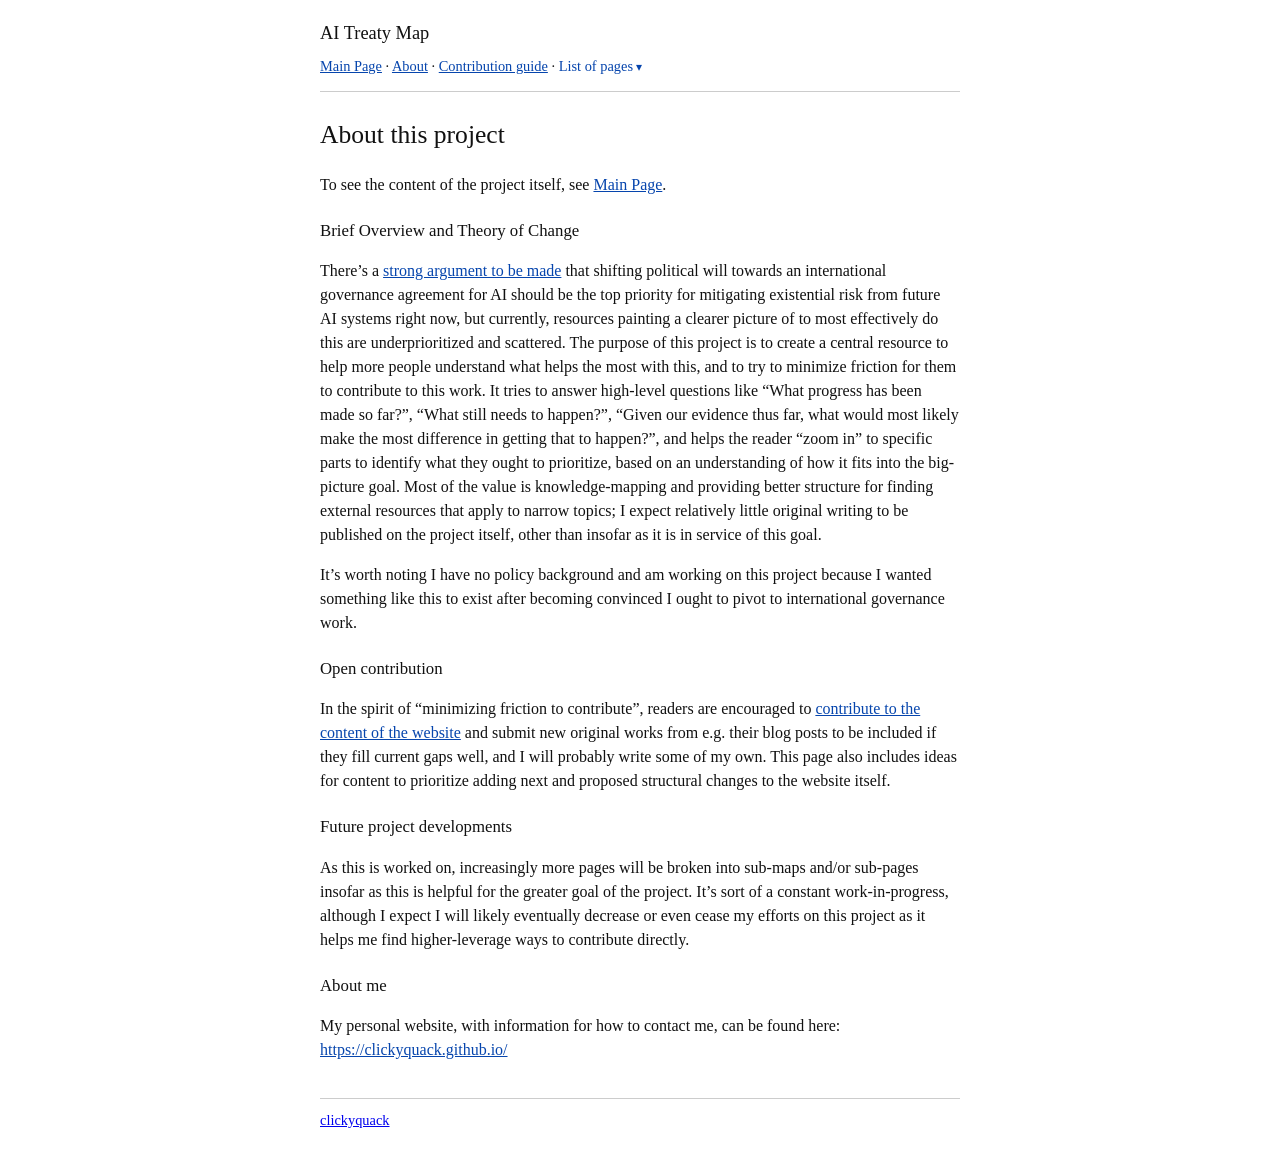
<file: about.html>
<!DOCTYPE html>
<html lang="en">
<head>
  <meta charset="utf-8">
  <meta name="viewport" content="width=device-width, initial-scale=1">
  <title>About this project — AI Treaty Map</title>
  <link rel="stylesheet" href="styles.css">
</head>
<body>
  <header>
    <p class="site-title"><a href="index.html">AI Treaty Map</a></p>
    <nav>
      <a href="index.html">Main Page</a> ·
      <a href="about.html">About</a> ·
      <a href="contribution-guide.html">Contribution guide</a> ·
      <details class="nav-dropdown">
        <summary>List of pages</summary>
        <ul>
          <li><a href="negotiations.html">International AI negotiations</a></li>
          <li><a href="treaty-proposals.html">Treaty/policy proposals</a></li>
          <li><a href="starting-negotiations.html">Starting negotiations</a></li>
          <li><a href="policy-work.html">Policy work</a></li>
          <li><a href="advocacy.html">Advocacy</a></li>
          <li><a href="warning-shots.html">Warning shots</a></li>
        </ul>
      </details>
    </nav>
  </header>

  <main>
<h1>About this project</h1>
<p>To see the content of the project itself, see <a href="index.html">Main Page</a>.</p>
<h3>Brief Overview and Theory of Change</h3>
<p>There&rsquo;s a <a href="https://www.lesswrong.com/posts/EexsebbYhbe2gXkPP/the-current-bottleneck-is-political-will-not-research">strong argument to be made</a> that shifting political will towards an international governance agreement for AI should be the top priority for mitigating existential risk from future AI systems right now, but currently, resources painting a clearer picture of to most effectively do this are underprioritized and scattered. The purpose of this project is to create a central resource to help more people understand what helps the most with this, and to try to minimize friction for them to contribute to this work. It tries to answer high-level questions like “What progress has been made so far?”, “What still needs to happen?”, “Given our evidence thus far, what would most likely make the most difference in getting that to happen?”, and helps the reader “zoom in” to specific parts to identify what they ought to prioritize, based on an understanding of how it fits into the big-picture goal. Most of the value is knowledge-mapping and providing better structure for finding external resources that apply to narrow topics; I expect relatively little original writing to be published on the project itself, other than insofar as it is in service of this goal.</p>
<p>It&rsquo;s worth noting I have no policy background and am working on this project because I wanted something like this to exist after becoming convinced I ought to pivot to international governance work.</p>
<h3>Open contribution</h3>
<p>In the spirit of &ldquo;minimizing friction to contribute&rdquo;, readers are encouraged to <a href="contribution-guide.html">contribute to the content of the website</a> and submit new original works from e.g. their blog posts to be included if they fill current gaps well, and I will probably write some of my own. This page also includes ideas for content to prioritize adding next and proposed structural changes to the website itself.</p>
<h3>Future project developments</h3>
<p>As this is worked on, increasingly more pages will be broken into sub-maps and/or sub-pages insofar as this is helpful for the greater goal of the project. It’s sort of a constant work-in-progress, although I expect I will likely eventually decrease or even cease my efforts on this project as it helps me find higher-leverage ways to contribute directly.</p>
<h3>About me</h3>
<p>My personal website, with information for how to contact me, can be found here:<br>
<a href="https://clickyquack.github.io/">https://clickyquack.github.io/</a></p>
  </main>

  <footer>
    <a href="../index.html">clickyquack</a>
  </footer>
</body>
</html>
</file>
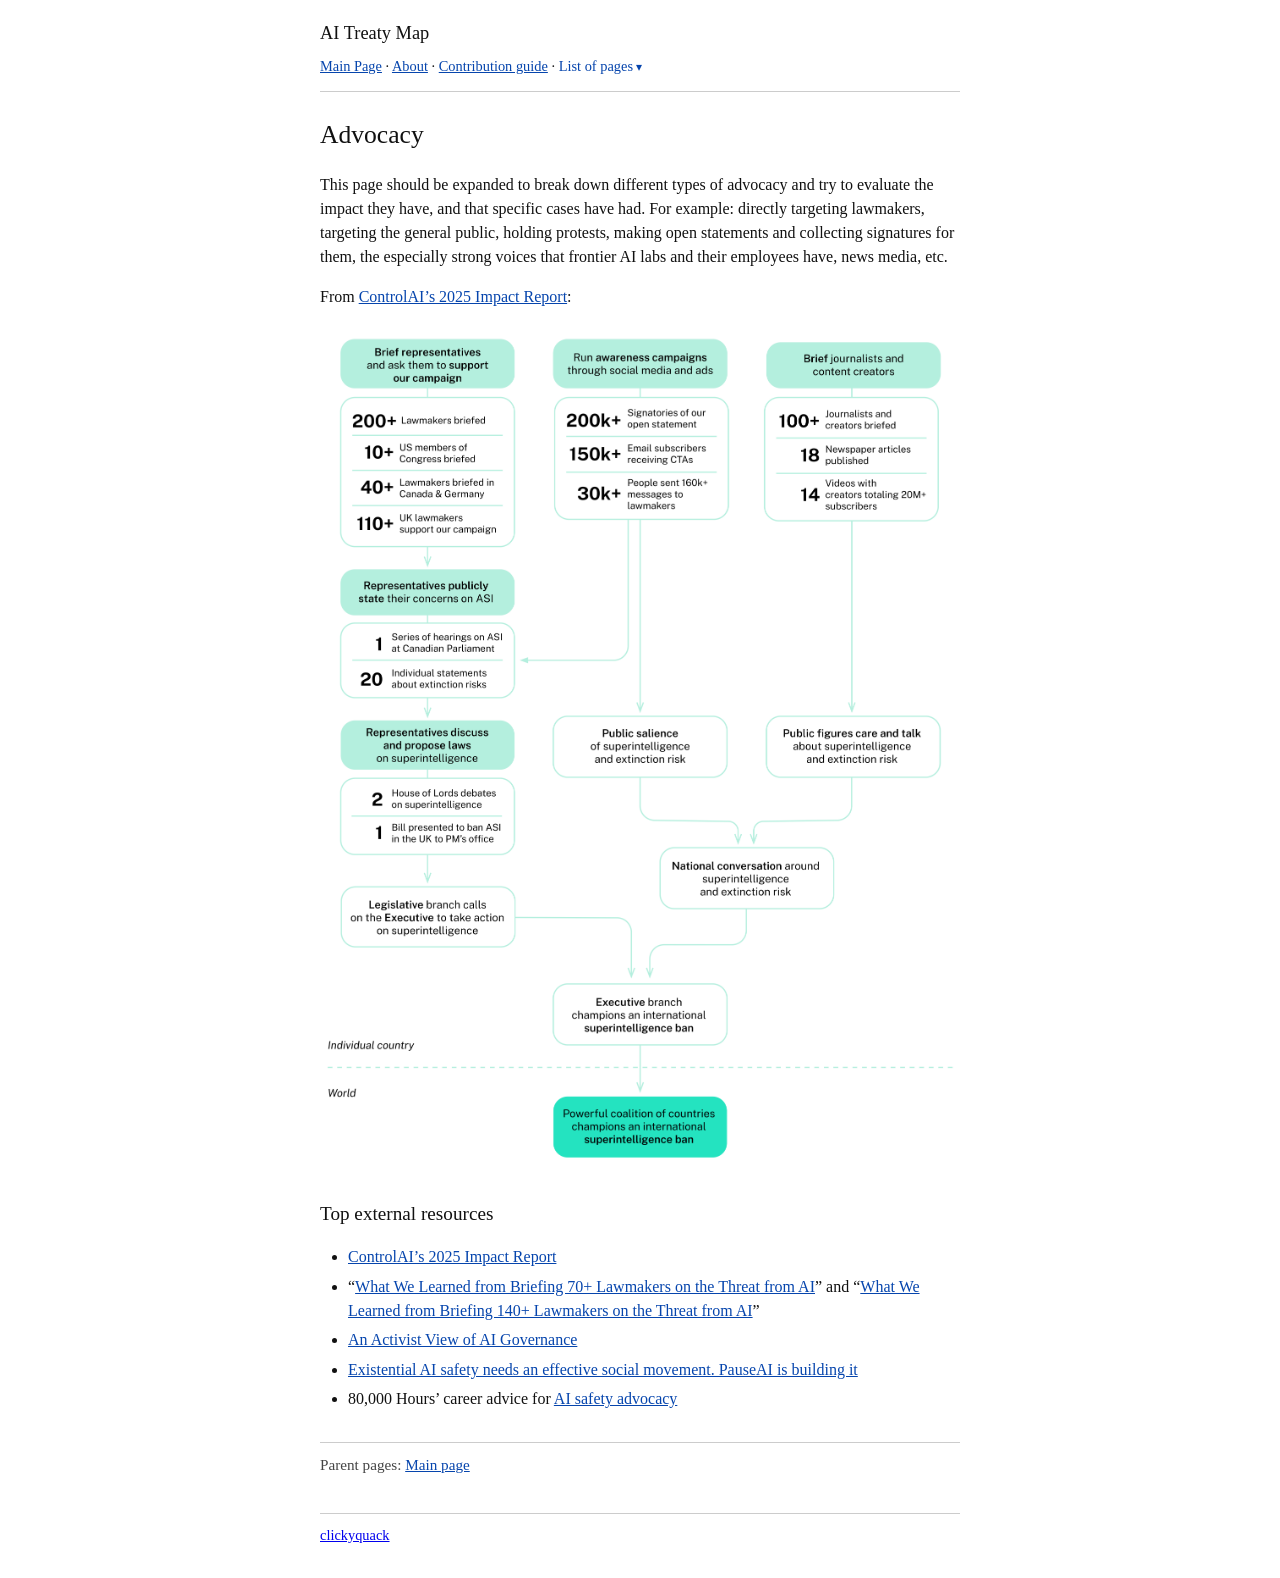
<file: advocacy.html>
<!DOCTYPE html>
<html lang="en">
<head>
  <meta charset="utf-8">
  <meta name="viewport" content="width=device-width, initial-scale=1">
  <title>Advocacy — AI Treaty Map</title>
  <link rel="stylesheet" href="styles.css">
</head>
<body>
  <header>
    <p class="site-title"><a href="index.html">AI Treaty Map</a></p>
    <nav>
      <a href="index.html">Main Page</a> ·
      <a href="about.html">About</a> ·
      <a href="contribution-guide.html">Contribution guide</a> ·
      <details class="nav-dropdown">
        <summary>List of pages</summary>
        <ul>
          <li><a href="negotiations.html">International AI negotiations</a></li>
          <li><a href="treaty-proposals.html">Treaty/policy proposals</a></li>
          <li><a href="starting-negotiations.html">Starting negotiations</a></li>
          <li><a href="policy-work.html">Policy work</a></li>
          <li><a href="advocacy.html">Advocacy</a></li>
          <li><a href="warning-shots.html">Warning shots</a></li>
        </ul>
      </details>
    </nav>
  </header>

  <main>
<h1>Advocacy</h1>
<p>This page should be expanded to break down different types of advocacy and try to evaluate the impact they have, and that specific cases have had. For example: directly targeting lawmakers, targeting the general public, holding protests, making open statements and collecting signatures for them, the especially strong voices that frontier AI labs and their employees have, news media, etc.</p>
<p>From <a href="https://controlai.org/impact-report-2025">ControlAI’s 2025 Impact Report</a>:</p>
<p><img class="content-img" src="assets/controlai-diagram.png" alt="Flowchart from ControlAI’s 2025 Impact Report"></p>
<h2>Top external resources</h2>
<ul>
<li><a href="https://controlai.org/impact-report-2025">ControlAI&rsquo;s 2025 Impact Report</a></li>
<li>“<a href="https://www.lesswrong.com/posts/Xwrajm92fdjd7cqnN/what-we-learned-from-briefing-70-lawmakers-on-the-threat">What We Learned from Briefing 70+ Lawmakers on the Threat from AI</a>” and “<a href="https://www.lesswrong.com/posts/A7BtBD9BAfK2kKSEr/what-we-learned-from-briefing-140-lawmakers-on-the-threat">What We Learned from Briefing 140+ Lawmakers on the Threat from AI</a>”</li>
<li><a href="https://www.lesswrong.com/s/4PLuwEyMZhT89Dxpo">An Activist View of AI Governance</a></li>
<li><a href="https://www.lesswrong.com/posts/aoqhszdEWqcFWbnda/existential-ai-safety-needs-an-effective-social-movement">Existential AI safety needs an effective social movement. PauseAI is building it</a></li>
<li>80,000 Hours’ career advice for <a href="https://80000hours.org/career-reviews/ai-safety-advocacy/">AI safety advocacy</a></li>
</ul>
<p class="parents">Parent pages: <a href="index.html">Main page</a></p>
  </main>

  <footer>
    <a href="../index.html">clickyquack</a>
  </footer>
</body>
</html>
</file>
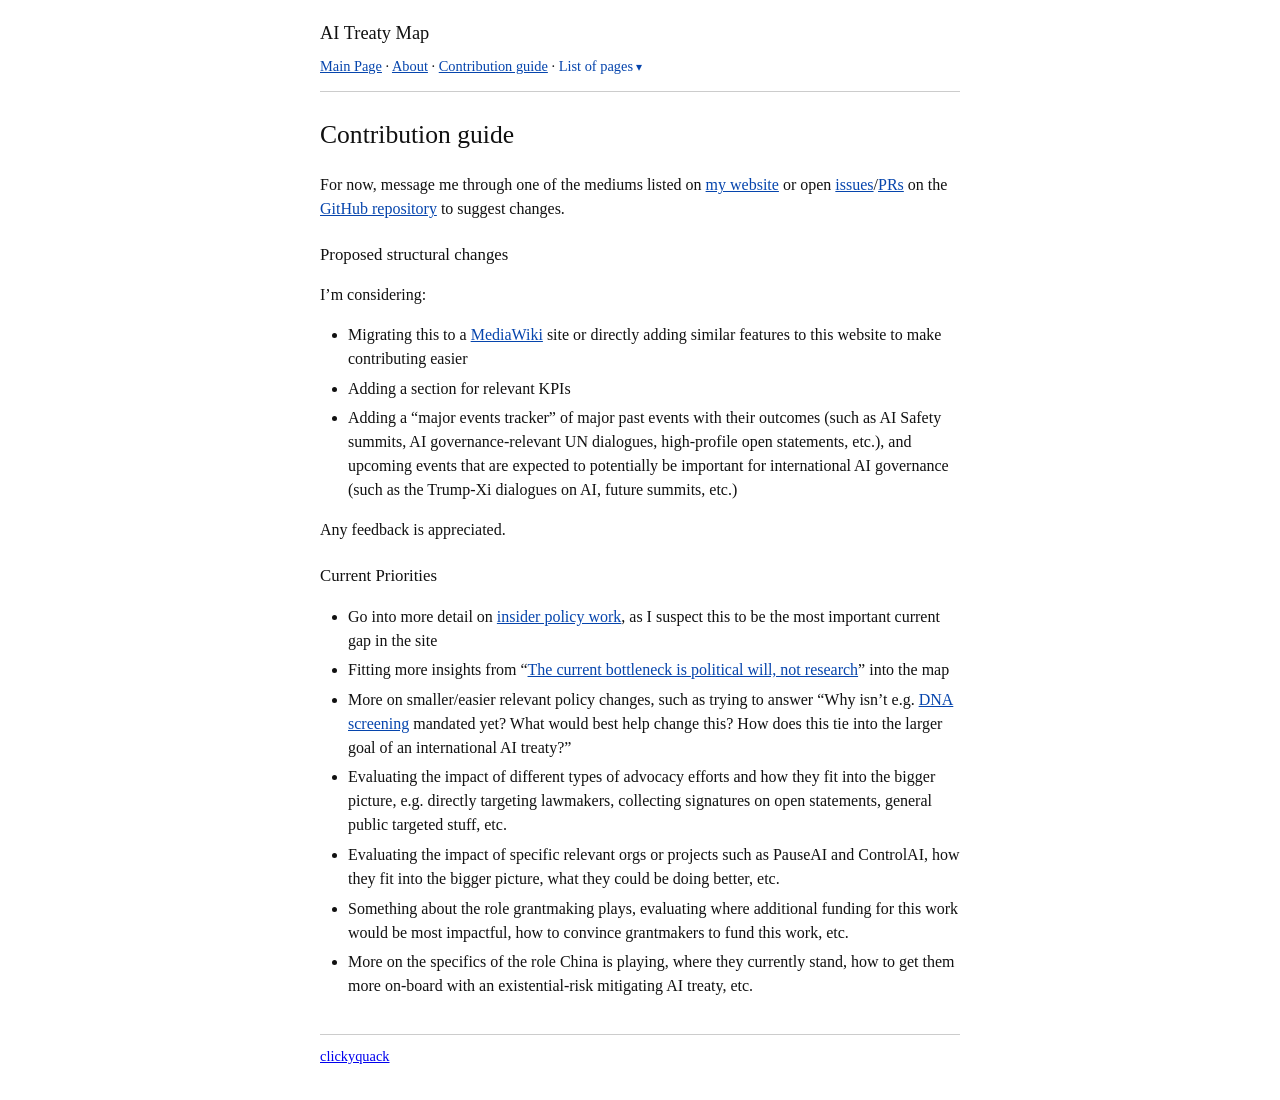
<file: contribution-guide.html>
<!DOCTYPE html>
<html lang="en">
<head>
  <meta charset="utf-8">
  <meta name="viewport" content="width=device-width, initial-scale=1">
  <title>Contribution guide — AI Treaty Map</title>
  <link rel="stylesheet" href="styles.css">
</head>
<body>
  <header>
    <p class="site-title"><a href="index.html">AI Treaty Map</a></p>
    <nav>
      <a href="index.html">Main Page</a> ·
      <a href="about.html">About</a> ·
      <a href="contribution-guide.html">Contribution guide</a> ·
      <details class="nav-dropdown">
        <summary>List of pages</summary>
        <ul>
          <li><a href="negotiations.html">International AI negotiations</a></li>
          <li><a href="treaty-proposals.html">Treaty/policy proposals</a></li>
          <li><a href="starting-negotiations.html">Starting negotiations</a></li>
          <li><a href="policy-work.html">Policy work</a></li>
          <li><a href="advocacy.html">Advocacy</a></li>
          <li><a href="warning-shots.html">Warning shots</a></li>
        </ul>
      </details>
    </nav>
  </header>

  <main>
<h1>Contribution guide</h1>
<p>For now, message me through one of the mediums listed on <a href="clickyquack.github.io">my website</a> or open <a href="https://github.com/clickyquack/ai-treaty-map/issues">issues</a>/<a href="https://github.com/clickyquack/ai-treaty-map/pulls">PRs</a> on the <a href="https://github.com/clickyquack/ai-treaty-map">GitHub repository</a> to suggest changes.</p>
<h3>Proposed structural changes</h3>
<p>I&rsquo;m considering:</p>
<ul>
<li>Migrating this to a <a href="">MediaWiki</a> site or directly adding similar features to this website to make contributing easier</li>
<li>Adding a section for relevant KPIs</li>
<li>Adding a &ldquo;major events tracker&rdquo; of major past events with their outcomes (such as AI Safety summits, AI governance-relevant UN dialogues, high-profile open statements, etc.), and upcoming events that are expected to potentially be important for international AI governance (such as the Trump-Xi dialogues on AI, future summits, etc.)</li>
</ul>
<p>Any feedback is appreciated.</p>
<h3>Current Priorities</h3>
<ul>
<li>Go into more detail on <a href="https://www.lesswrong.com/posts/AWKkDLDnShemNCSzZ/the-invisible-side-of-ai-governance">insider policy work</a>, as I suspect this to be the most important current gap in the site</li>
<li>Fitting more insights from “<a href="https://www.lesswrong.com/posts/EexsebbYhbe2gXkPP/the-current-bottleneck-is-political-will-not-research">The current bottleneck is political will, not research</a>” into the map</li>
<li>More on smaller/easier relevant policy changes, such as trying to answer “Why isn’t e.g. <a href="https://screendna.org/">DNA screening</a> mandated yet? What would best help change this? How does this tie into the larger goal of an international AI treaty?”</li>
<li>Evaluating the impact of different types of advocacy efforts and how they fit into the bigger picture, e.g. directly targeting lawmakers, collecting signatures on open statements, general public targeted stuff, etc.</li>
<li>Evaluating the impact of specific relevant orgs or projects such as PauseAI and ControlAI, how they fit into the bigger picture, what they could be doing better, etc.</li>
<li>Something about the role grantmaking plays, evaluating where additional funding for this work would be most impactful, how to convince grantmakers to fund this work, etc.</li>
<li>More on the specifics of the role China is playing, where they currently stand, how to get them more on-board with an existential-risk mitigating AI treaty, etc.</li>
</ul>
  </main>

  <footer>
    <a href="../index.html">clickyquack</a>
  </footer>
</body>
</html>
</file>
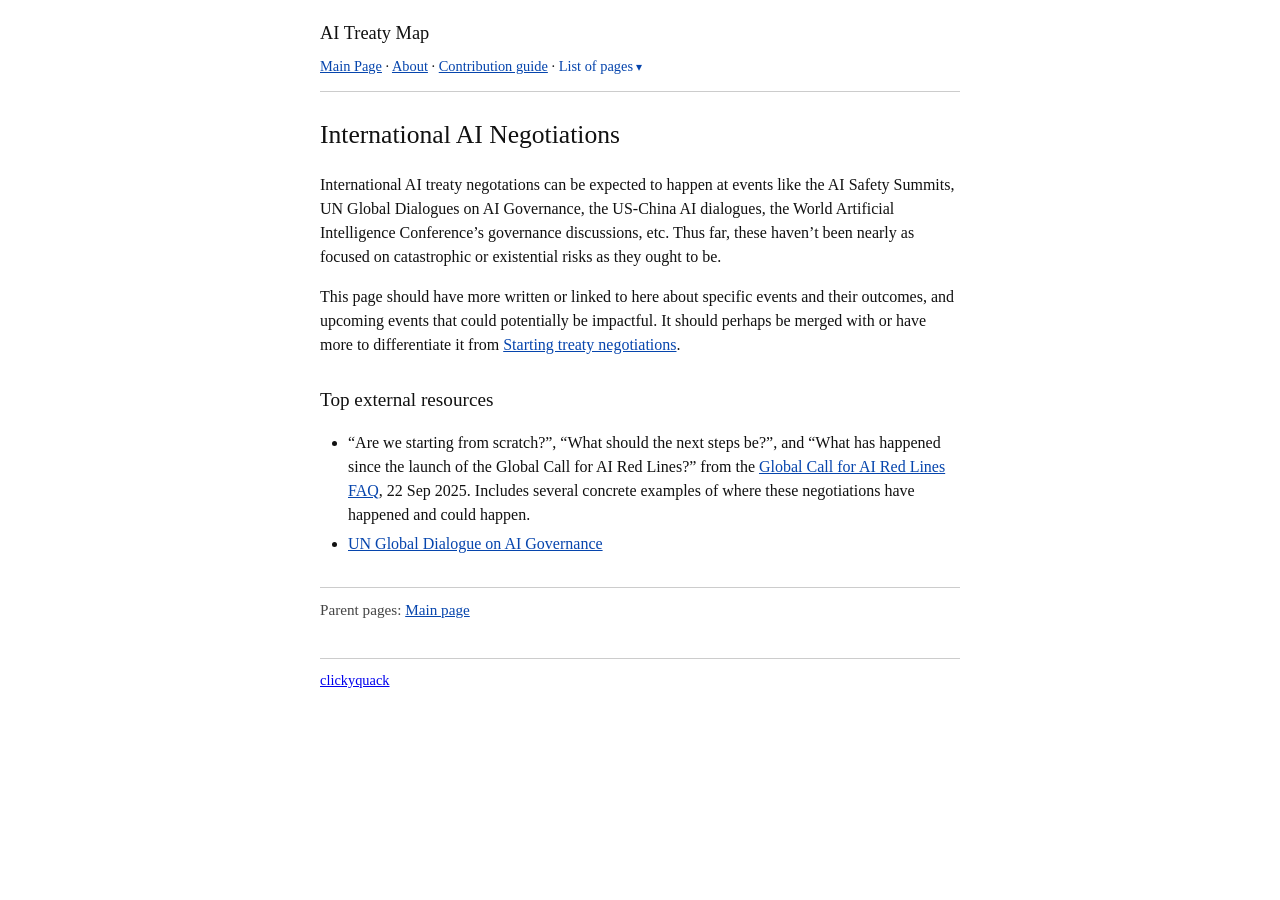
<file: negotiations.html>
<!DOCTYPE html>
<html lang="en">
<head>
  <meta charset="utf-8">
  <meta name="viewport" content="width=device-width, initial-scale=1">
  <title>International AI Negotiations — AI Treaty Map</title>
  <link rel="stylesheet" href="styles.css">
</head>
<body>
  <header>
    <p class="site-title"><a href="index.html">AI Treaty Map</a></p>
    <nav>
      <a href="index.html">Main Page</a> ·
      <a href="about.html">About</a> ·
      <a href="contribution-guide.html">Contribution guide</a> ·
      <details class="nav-dropdown">
        <summary>List of pages</summary>
        <ul>
          <li><a href="negotiations.html">International AI negotiations</a></li>
          <li><a href="treaty-proposals.html">Treaty/policy proposals</a></li>
          <li><a href="starting-negotiations.html">Starting negotiations</a></li>
          <li><a href="policy-work.html">Policy work</a></li>
          <li><a href="advocacy.html">Advocacy</a></li>
          <li><a href="warning-shots.html">Warning shots</a></li>
        </ul>
      </details>
    </nav>
  </header>

  <main>
<h1>International AI Negotiations</h1>
<p>International AI treaty negotations can be expected to happen at events like the AI Safety Summits, UN Global Dialogues on AI Governance, the US-China AI dialogues, the World Artificial Intelligence Conference’s governance discussions, etc. Thus far, these haven’t been nearly as focused on catastrophic or existential risks as they ought to be.</p>
<p>This page should have more written or linked to here about specific events and their outcomes, and upcoming events that could potentially be impactful. It should perhaps be merged with or have more to differentiate it from <a href="starting-negotiations.html">Starting treaty negotiations</a>.</p>
<h2>Top external resources</h2>
<ul>
<li>“Are we starting from scratch?”, “What should the next steps be?”, and “What has happened since the launch of the Global Call for AI Red Lines?” from the <a href="https://red-lines.ai/#faq">Global Call for AI Red Lines FAQ</a>, 22 Sep 2025. Includes several concrete examples of where these negotiations have happened and could happen.</li>
<li><a href="https://www.un.org/global-dialogue-ai-governance/en">UN Global Dialogue on AI Governance</a></li>
</ul>
<p class="parents">Parent pages: <a href="index.html">Main page</a></p>
  </main>

  <footer>
    <a href="../index.html">clickyquack</a>
  </footer>
</body>
</html>
</file>
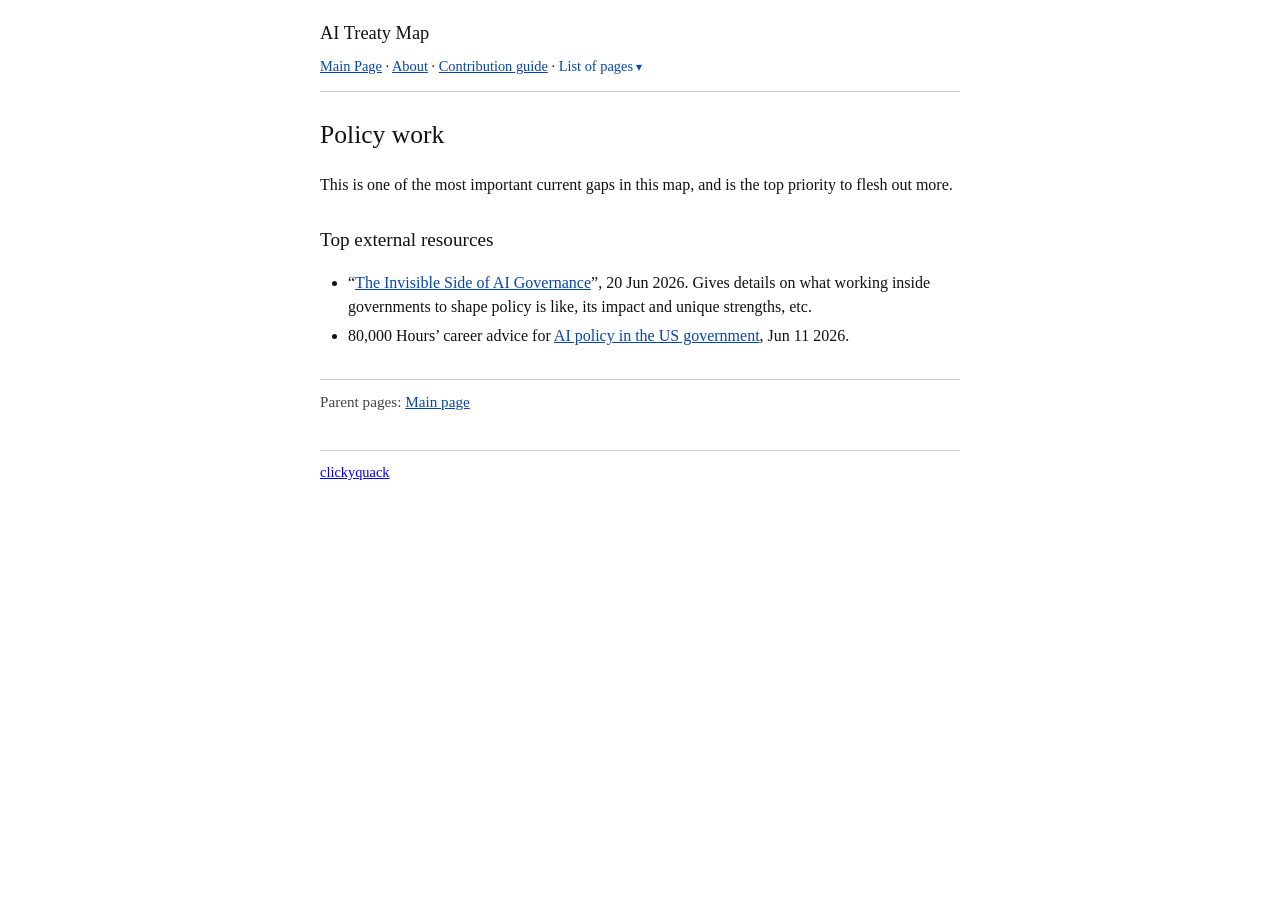
<file: policy-work.html>
<!DOCTYPE html>
<html lang="en">
<head>
  <meta charset="utf-8">
  <meta name="viewport" content="width=device-width, initial-scale=1">
  <title>Policy work — AI Treaty Map</title>
  <link rel="stylesheet" href="styles.css">
</head>
<body>
  <header>
    <p class="site-title"><a href="index.html">AI Treaty Map</a></p>
    <nav>
      <a href="index.html">Main Page</a> ·
      <a href="about.html">About</a> ·
      <a href="contribution-guide.html">Contribution guide</a> ·
      <details class="nav-dropdown">
        <summary>List of pages</summary>
        <ul>
          <li><a href="negotiations.html">International AI negotiations</a></li>
          <li><a href="treaty-proposals.html">Treaty/policy proposals</a></li>
          <li><a href="starting-negotiations.html">Starting negotiations</a></li>
          <li><a href="policy-work.html">Policy work</a></li>
          <li><a href="advocacy.html">Advocacy</a></li>
          <li><a href="warning-shots.html">Warning shots</a></li>
        </ul>
      </details>
    </nav>
  </header>

  <main>
<h1>Policy work</h1>
<p>This is one of the most important current gaps in this map, and is the top priority to flesh out more.</p>
<h2>Top external resources</h2>
<ul>
<li>“<a href="https://www.lesswrong.com/posts/AWKkDLDnShemNCSzZ/the-invisible-side-of-ai-governance">The Invisible Side of AI Governance</a>”, 20 Jun 2026. Gives details on what working inside governments to shape policy is like, its impact and unique strengths, etc.</li>
<li>80,000 Hours’ career advice for <a href="https://80000hours.org/career-reviews/ai-policy-us-government">AI policy in the US government</a>, Jun 11 2026.</li>
</ul>
<p class="parents">Parent pages: <a href="index.html">Main page</a></p>
  </main>

  <footer>
    <a href="../index.html">clickyquack</a>
  </footer>
</body>
</html>
</file>
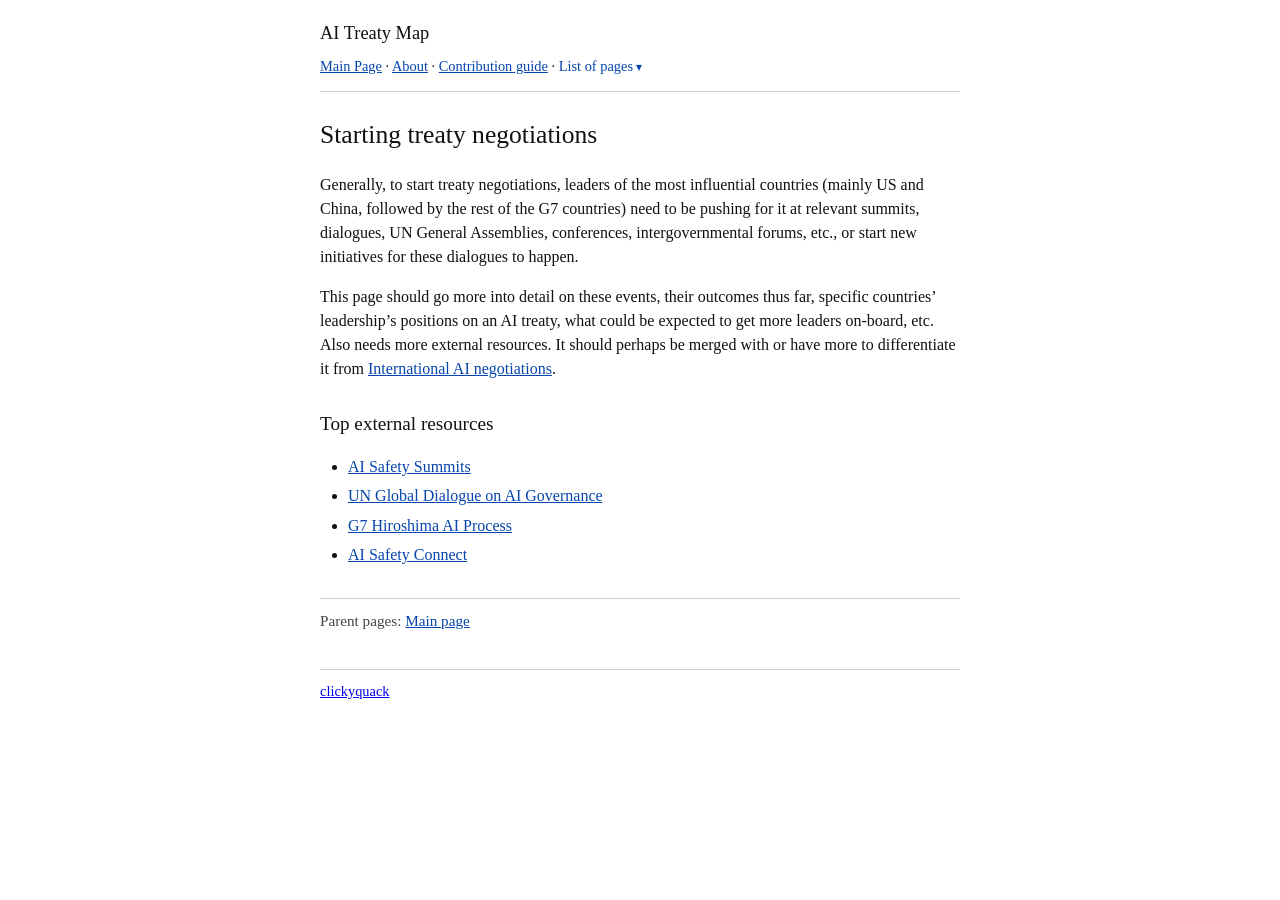
<file: starting-negotiations.html>
<!DOCTYPE html>
<html lang="en">
<head>
  <meta charset="utf-8">
  <meta name="viewport" content="width=device-width, initial-scale=1">
  <title>Starting treaty negotiations — AI Treaty Map</title>
  <link rel="stylesheet" href="styles.css">
</head>
<body>
  <header>
    <p class="site-title"><a href="index.html">AI Treaty Map</a></p>
    <nav>
      <a href="index.html">Main Page</a> ·
      <a href="about.html">About</a> ·
      <a href="contribution-guide.html">Contribution guide</a> ·
      <details class="nav-dropdown">
        <summary>List of pages</summary>
        <ul>
          <li><a href="negotiations.html">International AI negotiations</a></li>
          <li><a href="treaty-proposals.html">Treaty/policy proposals</a></li>
          <li><a href="starting-negotiations.html">Starting negotiations</a></li>
          <li><a href="policy-work.html">Policy work</a></li>
          <li><a href="advocacy.html">Advocacy</a></li>
          <li><a href="warning-shots.html">Warning shots</a></li>
        </ul>
      </details>
    </nav>
  </header>

  <main>
<h1>Starting treaty negotiations</h1>
<p>Generally, to start treaty negotiations, leaders of the most influential countries (mainly US and China, followed by the rest of the G7 countries) need to be pushing for it at relevant summits, dialogues, UN General Assemblies, conferences, intergovernmental forums, etc., or start new initiatives for these dialogues to happen. </p>
<p>This page should go more into detail on these events, their outcomes thus far, specific countries&rsquo; leadership&rsquo;s positions on an AI treaty, what could be expected to get more leaders on-board, etc. Also needs more external resources. It should perhaps be merged with or have more to differentiate it from <a href="negotiations.html">International AI negotiations</a>.</p>
<h2>Top external resources</h2>
<ul>
<li><a href="https://futureoflife.org/project/ai-safety-summits/">AI Safety Summits</a></li>
<li><a href="https://www.un.org/global-dialogue-ai-governance/en">UN Global Dialogue on AI Governance</a></li>
<li><a href="https://www.soumu.go.jp/hiroshimaaiprocess/en/index.html">G7 Hiroshima AI Process</a></li>
<li><a href="https://www.aisafetyconnect.org">AI Safety Connect</a></li>
</ul>
<p class="parents">Parent pages: <a href="index.html">Main page</a></p>
  </main>

  <footer>
    <a href="../index.html">clickyquack</a>
  </footer>
</body>
</html>
</file>
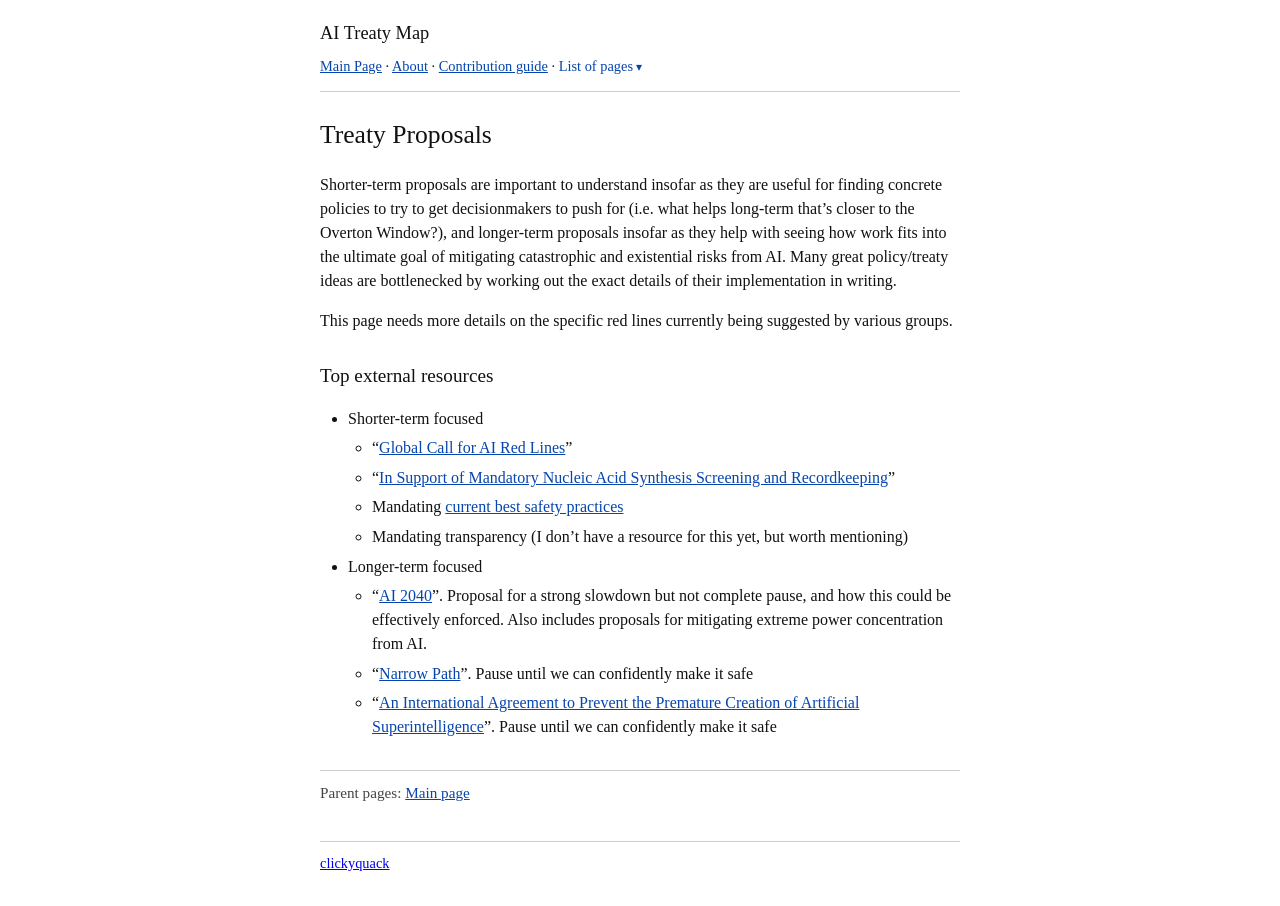
<file: treaty-proposals.html>
<!DOCTYPE html>
<html lang="en">
<head>
  <meta charset="utf-8">
  <meta name="viewport" content="width=device-width, initial-scale=1">
  <title>Treaty Proposals — AI Treaty Map</title>
  <link rel="stylesheet" href="styles.css">
</head>
<body>
  <header>
    <p class="site-title"><a href="index.html">AI Treaty Map</a></p>
    <nav>
      <a href="index.html">Main Page</a> ·
      <a href="about.html">About</a> ·
      <a href="contribution-guide.html">Contribution guide</a> ·
      <details class="nav-dropdown">
        <summary>List of pages</summary>
        <ul>
          <li><a href="negotiations.html">International AI negotiations</a></li>
          <li><a href="treaty-proposals.html">Treaty/policy proposals</a></li>
          <li><a href="starting-negotiations.html">Starting negotiations</a></li>
          <li><a href="policy-work.html">Policy work</a></li>
          <li><a href="advocacy.html">Advocacy</a></li>
          <li><a href="warning-shots.html">Warning shots</a></li>
        </ul>
      </details>
    </nav>
  </header>

  <main>
<h1>Treaty Proposals</h1>
<p>Shorter-term proposals are important to understand insofar as they are useful for finding concrete policies to try to get decisionmakers to push for (i.e. what helps long-term that’s closer to the Overton Window?), and longer-term proposals insofar as they help with seeing how work fits into the ultimate goal of mitigating catastrophic and existential risks from AI. Many great policy/treaty ideas are bottlenecked by working out the exact details of their implementation in writing.</p>
<p>This page needs more details on the specific red lines currently being suggested by various groups.</p>
<h2>Top external resources</h2>
<ul>
<li>Shorter-term focused<ul>
<li>“<a href="https://red-lines.ai/">Global Call for AI Red Lines</a>”</li>
<li>“<a href="https://screendna.org/">In Support of Mandatory Nucleic Acid Synthesis Screening and Recordkeeping</a>”</li>
<li>Mandating <a href="https://tracker.safer-ai.org/">current best safety practices</a></li>
<li>Mandating transparency (I don’t have a resource for this yet, but worth mentioning)</li>
</ul>
</li>
<li>Longer-term focused<ul>
<li>“<a href="https://ai-2040.com/">AI 2040</a>”. Proposal for a strong slowdown but not complete pause, and how this could be effectively enforced. Also includes proposals for mitigating extreme power concentration from AI.</li>
<li>“<a href="https://www.narrowpath.co/">Narrow Path</a>”. Pause until we can confidently make it safe</li>
<li>“<a href="https://techgov.intelligence.org/research/an-international-agreement-to-prevent-the-premature-creation-of-artificial-superintelligence">An International Agreement to Prevent the Premature Creation of Artificial Superintelligence</a>”. Pause until we can confidently make it safe</li>
</ul>
</li>
</ul>
<p class="parents">Parent pages: <a href="index.html">Main page</a></p>
  </main>

  <footer>
    <a href="../index.html">clickyquack</a>
  </footer>
</body>
</html>
</file>
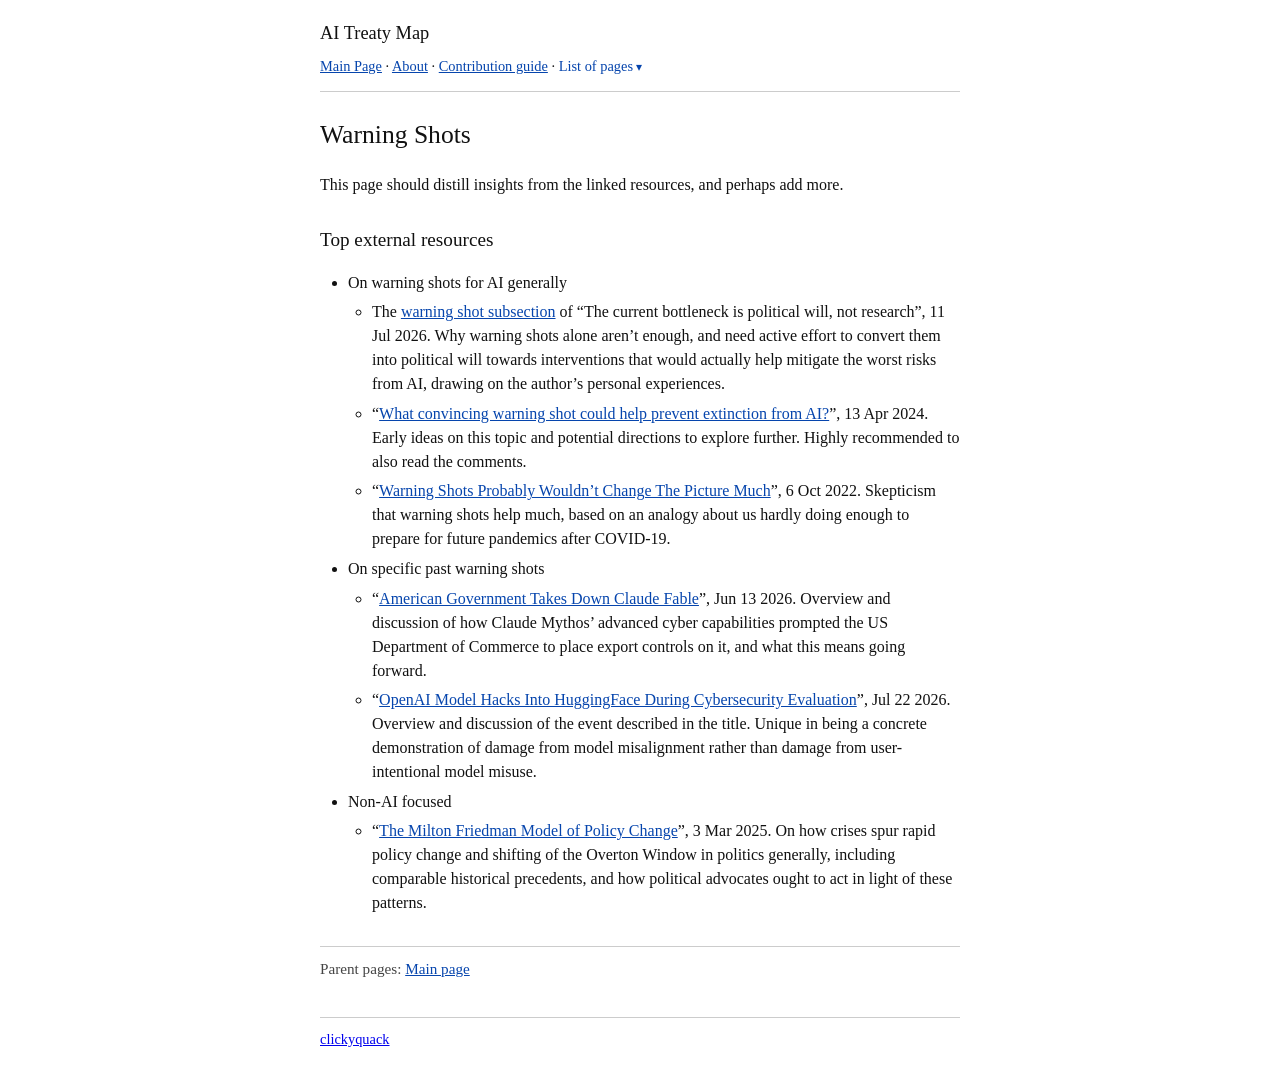
<file: warning-shots.html>
<!DOCTYPE html>
<html lang="en">
<head>
  <meta charset="utf-8">
  <meta name="viewport" content="width=device-width, initial-scale=1">
  <title>Warning Shots — AI Treaty Map</title>
  <link rel="stylesheet" href="styles.css">
</head>
<body>
  <header>
    <p class="site-title"><a href="index.html">AI Treaty Map</a></p>
    <nav>
      <a href="index.html">Main Page</a> ·
      <a href="about.html">About</a> ·
      <a href="contribution-guide.html">Contribution guide</a> ·
      <details class="nav-dropdown">
        <summary>List of pages</summary>
        <ul>
          <li><a href="negotiations.html">International AI negotiations</a></li>
          <li><a href="treaty-proposals.html">Treaty/policy proposals</a></li>
          <li><a href="starting-negotiations.html">Starting negotiations</a></li>
          <li><a href="policy-work.html">Policy work</a></li>
          <li><a href="advocacy.html">Advocacy</a></li>
          <li><a href="warning-shots.html">Warning shots</a></li>
        </ul>
      </details>
    </nav>
  </header>

  <main>
<h1>Warning Shots</h1>
<p>This page should distill insights from the linked resources, and perhaps add more.</p>
<h2>Top external resources</h2>
<ul>
<li>On warning shots for AI generally<ul>
<li>The <a href="https://www.lesswrong.com/posts/EexsebbYhbe2gXkPP/the-current-bottleneck-is-political-will-not-research#The_main_objection__Let_s_just_wait_for_a_warning_shot__I_don_t_think_this_works_">warning shot subsection</a> of “The current bottleneck is political will, not research”, 11 Jul 2026. Why warning shots alone aren’t enough, and need active effort to convert them into political will towards interventions that would actually help mitigate the worst risks from AI, drawing on the author’s personal experiences.</li>
<li>“<a href="https://www.lesswrong.com/posts/RYx6cLwzoajqjyB6b/what-convincing-warning-shot-could-help-prevent-extinction">What convincing warning shot could help prevent extinction from AI?</a>”, 13 Apr 2024. Early ideas on this topic and potential directions to explore further. Highly recommended to also read the comments.</li>
<li>“<a href="https://www.lesswrong.com/posts/idipkijjz5PoxAwju/warning-shots-probably-wouldn-t-change-the-picture-much">Warning Shots Probably Wouldn&rsquo;t Change The Picture Much</a>”, 6 Oct 2022. Skepticism that warning shots help much, based on an analogy about us hardly doing enough to prepare for future pandemics after COVID-19.</li>
</ul>
</li>
<li>On specific past warning shots<ul>
<li>“<a href="https://thezvi.substack.com/p/american-government-takes-down-claude">American Government Takes Down Claude Fable</a>”, Jun 13 2026. Overview and discussion of how Claude Mythos’ advanced cyber capabilities prompted the US Department of Commerce to place export controls on it, and what this means going forward.</li>
<li>“<a href="https://thezvi.substack.com/p/openai-model-hacks-into-huggingface">OpenAI Model Hacks Into HuggingFace During Cybersecurity Evaluation</a>”, Jul 22 2026. Overview and discussion of the event described in the title. Unique in being a concrete demonstration of damage from model misalignment rather than damage from user-intentional model misuse.</li>
</ul>
</li>
<li>Non-AI focused<ul>
<li>“<a href="https://www.lesswrong.com/posts/vHsjEgL44d6awb5v3/the-milton-friedman-model-of-policy-change">The Milton Friedman Model of Policy Change</a>”, 3 Mar 2025. On how crises spur rapid policy change and shifting of the Overton Window in politics generally, including comparable historical precedents, and how political advocates ought to act in light of these patterns.</li>
</ul>
</li>
</ul>
<p class="parents">Parent pages: <a href="index.html">Main page</a></p>
  </main>

  <footer>
    <a href="../index.html">clickyquack</a>
  </footer>
</body>
</html>
</file>
<file: styles.css>
body {
  max-width: 40em;
  margin: 0 auto;
  padding: 0 1em 2em;
  line-height: 1.5;
  font-family: Georgia, "Times New Roman", serif;
  color: #111;
}

body.map-page {
  max-width: 52em;
}

header {
  margin: 1.25em 0 1.5em;
  padding-bottom: 0.75em;
  border-bottom: 1px solid #ccc;
}

header .site-title {
  font-size: 1.15em;
  margin: 0 0 0.35em;
  font-weight: normal;
}

header .site-title a {
  color: inherit;
  text-decoration: none;
}

header .site-title a:hover {
  text-decoration: underline;
}

nav {
  font-size: 0.9em;
  line-height: 1.7;
}

nav a {
  color: #0645ad;
}

.nav-dropdown {
  display: inline-block;
  position: relative;
}

.nav-dropdown summary {
  display: inline;
  cursor: pointer;
  color: #0645ad;
  list-style: none;
}

.nav-dropdown summary::-webkit-details-marker {
  display: none;
}

.nav-dropdown summary::after {
  content: " ▾";
  font-size: 0.85em;
}

.nav-dropdown[open] summary::after {
  content: " ▴";
}

.nav-dropdown ul {
  position: absolute;
  z-index: 10;
  top: 100%;
  left: 0;
  margin: 0.35em 0 0;
  padding: 0.35em 0;
  min-width: 14em;
  list-style: none;
  background: #fff;
  border: 1px solid #ccc;
  box-shadow: 0 2px 6px rgba(0, 0, 0, 0.08);
}

.nav-dropdown li {
  margin: 0;
}

.nav-dropdown a {
  display: block;
  padding: 0.35em 0.85em;
  text-decoration: none;
}

.nav-dropdown a:hover {
  background: #f5f5f5;
}

main h1 {
  font-size: 1.6em;
  font-weight: normal;
  margin: 0 0 0.75em;
}

main h2 {
  font-size: 1.2em;
  font-weight: normal;
  margin: 1.5em 0 0.5em;
}

main h3 {
  font-size: 1.05em;
  font-weight: normal;
  margin: 1.25em 0 0.4em;
}

main ul {
  padding-left: 1.75em;
  list-style-position: outside;
}

main ul ul {
  margin: 0.35em 0;
  padding-left: 1.5em;
}

main li {
  margin: 0.35em 0;
}

main a {
  color: #0645ad;
}

.parents {
  margin-top: 2em;
  padding-top: 0.75em;
  border-top: 1px solid #ccc;
  font-size: 0.95em;
  color: #444;
}

.diagram-wrap {
  overflow-x: auto;
  margin: 1.25em 0 1.5em;
  padding: 0.5em 0;
}

.diagram-wrap .mermaid {
  display: flex;
  justify-content: center;
}

.diagram-note {
  font-size: 0.9em;
  color: #555;
  margin: 0 0 1em;
}

img.content-img {
  max-width: 100%;
  height: auto;
  display: block;
  margin: 1em 0;
}

footer {
  margin-top: 2.5em;
  padding-top: 0.75em;
  border-top: 1px solid #ccc;
  font-size: 0.9em;
  color: #555;
}
</file>
